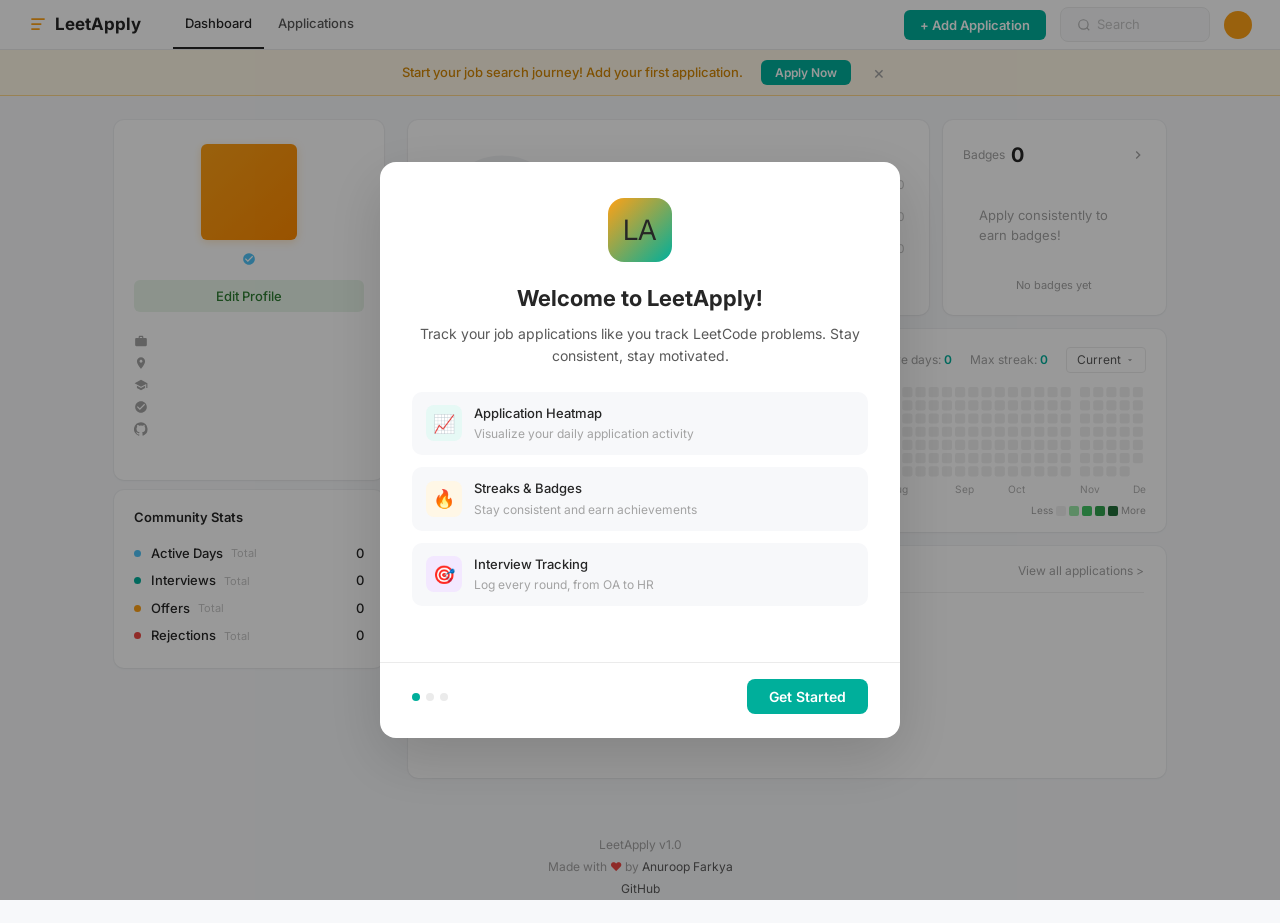
<file: index.html>
<!DOCTYPE html>
<html lang="en">
<head>
<meta charset="UTF-8">
<meta name="viewport" content="width=device-width, initial-scale=1.0">
<title>LeetApply</title>
<link rel="stylesheet" href="css/style.css?v=1.1">
<link rel="stylesheet" href="css/profile.css?v=1.1">
<link rel="stylesheet" href="css/modal.css?v=1.1">
</head>
<body>
<div class="tooltip" id="tooltip"></div>

<!-- Navbar -->
<nav class="navbar">
    <a href="index.html" class="navbar-logo">
        <svg width="20" height="20" viewBox="0 0 24 24" fill="#ffa116"><path d="M20 6H4V4h16v2zm-4 6H4v-2h12v2zm-2 6H4v-2h10v2z"/></svg>
        LeetApply
    </a>
    <div class="navbar-links">
        <a href="index.html" class="active">Dashboard</a>
        <a href="applications.html">Applications</a>
    </div>
    <div class="navbar-right">
        <button class="navbar-add-btn" data-action="open-add-modal">+ Add Application</button>
        <div class="search-box">
            <svg width="14" height="14" viewBox="0 0 24 24" fill="none" stroke="#b3b3b3" stroke-width="2"><circle cx="11" cy="11" r="8"/><path d="m21 21-4.35-4.35"/></svg>
            <span>Search</span>
        </div>
        <div class="navbar-avatar"></div>
    </div>
</nav>

<!-- Streak Warning Banner -->
<div class="streak-banner" id="streak-banner" style="display:none">
    <span class="streak-fire"></span>
    <span id="streak-message"></span>
    <button class="streak-btn" data-action="open-add-modal">Apply Now</button>
    <button class="streak-dismiss" onclick="document.getElementById('streak-banner').style.display='none'">&times;</button>
</div>

<!-- Main -->
<div class="main-container">
    <!-- LEFT SIDEBAR -->
    <div class="sidebar">
        <div class="card profile-card">
            <div class="profile-header">
                <div class="profile-avatar"></div>
                <div class="profile-name" id="profile-name">
                    <svg width="14" height="14" viewBox="0 0 24 24" fill="#4fc3f7"><path d="M12 2C6.48 2 2 6.48 2 12s4.48 10 10 10 10-4.48 10-10S17.52 2 12 2zm-2 15l-5-5 1.41-1.41L10 14.17l7.59-7.59L19 8l-9 9z"/></svg>
                </div>
                <div class="profile-username" id="profile-username"></div>
                <button class="edit-profile-btn">Edit Profile</button>
            </div>
            <div class="profile-details">
                <div class="profile-detail"><svg viewBox="0 0 24 24"><path d="M20 7h-4V5c0-1.1-.9-2-2-2h-4c-1.1 0-2 .9-2 2v2H4c-1.1 0-2 .9-2 2v10c0 1.1.9 2 2 2h16c1.1 0 2-.9 2-2V9c0-1.1-.9-2-2-2zM10 5h4v2h-4V5z"/></svg><span id="profile-company"></span></div>
                <div class="profile-detail"><svg viewBox="0 0 24 24"><path d="M12 2C8.13 2 5 5.13 5 9c0 5.25 7 13 7 13s7-7.75 7-13c0-3.87-3.13-7-7-7zm0 9.5c-1.38 0-2.5-1.12-2.5-2.5s1.12-2.5 2.5-2.5 2.5 1.12 2.5 2.5-1.12 2.5-2.5 2.5z"/></svg><span id="profile-location"></span></div>
                <div class="profile-detail"><svg viewBox="0 0 24 24"><path d="M5 13.18v4L12 21l7-3.82v-4L12 17l-7-3.82zM12 3L1 9l11 6 9-4.91V17h2V9L12 3z"/></svg><span id="profile-university"></span></div>
                <div class="profile-detail"><svg viewBox="0 0 24 24"><path d="M12 2C6.48 2 2 6.48 2 12s4.48 10 10 10 10-4.48 10-10S17.52 2 12 2zm-2 15l-5-5 1.41-1.41L10 14.17l7.59-7.59L19 8l-9 9z"/></svg><span id="profile-target"></span></div>
                <div class="profile-detail"><svg viewBox="0 0 24 24"><path d="M12 .3a12 12 0 00-3.8 23.4c.6.1.8-.3.8-.6v-2c-3.3.7-4-1.6-4-1.6-.6-1.4-1.4-1.8-1.4-1.8-1-.7.1-.7.1-.7 1.2.1 1.8 1.2 1.8 1.2 1.1 1.8 2.8 1.3 3.5 1 .1-.8.4-1.3.8-1.6-2.7-.3-5.5-1.3-5.5-6 0-1.3.5-2.4 1.2-3.2-.1-.3-.5-1.5.1-3.2 0 0 1-.3 3.3 1.2a11.5 11.5 0 016 0C17 4.7 18 5 18 5c.7 1.7.2 2.9.1 3.2.8.8 1.2 1.9 1.2 3.2 0 4.7-2.8 5.7-5.5 6 .4.4.8 1.1.8 2.2v3.3c0 .3.2.7.8.6A12 12 0 0012 .3"/></svg><span id="profile-github"></span></div>
            </div>
            <div class="profile-skills">
                <div class="skills-tags" id="profile-skills"></div>
            </div>
        </div>

        <div class="card community-stats">
            <h3>Community Stats</h3>
            <div class="stat-row"><span class="stat-dot" style="background:#4fc3f7"></span><span class="stat-label">Active Days</span><span class="stat-sub">Total</span><span class="stat-value" id="stat-community-active">0</span></div>
            <div class="stat-row"><span class="stat-dot" style="background:#00af9b"></span><span class="stat-label">Interviews</span><span class="stat-sub">Total</span><span class="stat-value" id="stat-interviews">0</span></div>
            <div class="stat-row"><span class="stat-dot" style="background:#ffa116"></span><span class="stat-label">Offers</span><span class="stat-sub">Total</span><span class="stat-value" id="stat-offers">0</span></div>
            <div class="stat-row"><span class="stat-dot" style="background:#ef4743"></span><span class="stat-label">Rejections</span><span class="stat-sub">Total</span><span class="stat-value" id="stat-rejections">0</span></div>
        </div>
    </div>

    <!-- RIGHT CONTENT -->
    <div class="content">
        <div class="top-row">
            <!-- Progress Ring -->
            <div class="card progress-card">
                <div class="ring-container">
                    <svg viewBox="0 0 140 140" width="140" height="140">
                        <circle cx="70" cy="70" r="58" fill="none" stroke="#f2f3f5" stroke-width="7"/>
                        <circle class="ring-arc" cx="70" cy="70" r="58" fill="none" stroke="#ef4743" stroke-width="7"
                            stroke-dasharray="364.4" stroke-dashoffset="364.4" transform="rotate(-90 70 70)" stroke-linecap="round"/>
                        <circle class="ring-arc" cx="70" cy="70" r="58" fill="none" stroke="#ffb800" stroke-width="7"
                            stroke-dasharray="364.4" stroke-dashoffset="364.4" transform="rotate(-90 70 70)" stroke-linecap="round"/>
                        <circle class="ring-arc" cx="70" cy="70" r="58" fill="none" stroke="#00af9b" stroke-width="7"
                            stroke-dasharray="364.4" stroke-dashoffset="364.4" transform="rotate(-90 70 70)" stroke-linecap="round"/>
                    </svg>
                    <div class="ring-center-text">
                        <div class="ring-count" id="ring-count">0</div>
                        <div class="ring-total">/500</div>
                        <div class="ring-label" id="ring-label">Applied</div>
                    </div>
                </div>
                <div class="difficulty-breakdown">
                    <div class="diff-row">
                        <span class="diff-label diff-easy">Easy</span>
                        <div class="diff-bar-wrap"><div class="diff-bar" id="bar-easy" style="width:0%;background:#00af9b"></div></div>
                        <span class="diff-count" id="count-easy">0<span class="diff-total">/200</span></span>
                    </div>
                    <div class="diff-row">
                        <span class="diff-label diff-medium">Medium</span>
                        <div class="diff-bar-wrap"><div class="diff-bar" id="bar-medium" style="width:0%;background:#ffb800"></div></div>
                        <span class="diff-count" id="count-medium">0<span class="diff-total">/200</span></span>
                    </div>
                    <div class="diff-row">
                        <span class="diff-label diff-hard">Hard</span>
                        <div class="diff-bar-wrap"><div class="diff-bar" id="bar-hard" style="width:0%;background:#ef4743"></div></div>
                        <span class="diff-count" id="count-hard">0<span class="diff-total">/100</span></span>
                    </div>
                </div>
            </div>

            <!-- Badges -->
            <div class="card badges-card">
                <div class="badges-header">
                    <span class="badges-title">Badges</span>
                    <span class="badges-count" id="badges-count">0</span>
                    <svg class="badges-arrow" width="16" height="16" viewBox="0 0 24 24" fill="#a3a3a3"><path d="M10 6L8.59 7.41 13.17 12l-4.58 4.59L10 18l6-6z"/></svg>
                </div>
                <div class="badges-grid" id="badges-grid">
                    <div style="color:var(--text-muted);font-size:13px;padding:16px;">Apply consistently to earn badges!</div>
                </div>
                <div class="badge-recent" id="badge-recent">No badges yet</div>
            </div>
        </div>

        <!-- Heatmap -->
        <div class="card heatmap-card">
            <div class="heatmap-header">
                <div class="heatmap-title">
                    <strong id="stat-total-apps">0</strong>
                    <span>applications in the past one year</span>
                    <span class="heatmap-info">?</span>
                </div>
                <div class="heatmap-stats">
                    <span>Total active days: <strong id="stat-active-days">0</strong></span>
                    <span>Max streak: <strong id="stat-max-streak">0</strong></span>
                    <span class="current-dropdown">Current <svg width="10" height="10" viewBox="0 0 24 24" fill="#999"><path d="M7 10l5 5 5-5z"/></svg></span>
                </div>
            </div>
            <div class="heatmap-container">
                <svg id="heatmap" width="760" height="112"></svg>
            </div>
            <div class="heatmap-legend">
                <span>Less</span>
                <div class="legend-box" style="background:#f0f0f0"></div>
                <div class="legend-box" style="background:#9be9a8"></div>
                <div class="legend-box" style="background:#40c463"></div>
                <div class="legend-box" style="background:#30a14e"></div>
                <div class="legend-box" style="background:#216e39"></div>
                <span>More</span>
            </div>
        </div>

        <!-- Recent Activity -->
        <div class="card activity-card">
            <div class="activity-tabs-row">
                <div class="activity-tabs">
                    <button class="activity-tab active" data-tab="applications">Recent Applications</button>
                    <button class="activity-tab" data-tab="interviews">Interviews</button>
                    <button class="activity-tab" data-tab="offers">Offers</button>
                    <button class="activity-tab" data-tab="rejections">Rejections</button>
                </div>
                <a href="applications.html" class="view-all">View all applications &gt;</a>
            </div>
            <ul class="activity-list" id="activity-list"></ul>
        </div>
    </div>
</div>

<!-- Add Application Modal -->
<div class="overlay" id="add-modal">
    <div class="modal">
        <div class="modal-header">
            <h2>Add Application</h2>
            <button class="modal-close">&times;</button>
        </div>
        <form class="modal-form" id="add-app-form">
            <div class="form-group">
                <label>Company <span class="required">*</span></label>
                <input type="text" name="company" class="form-input" placeholder="e.g. Google" required>
            </div>
            <div class="form-group">
                <label>Role / Position <span class="required">*</span></label>
                <input type="text" name="role" class="form-input" placeholder="e.g. SDE-2, Backend">
            </div>
            <div class="form-group">
                <label>Difficulty</label>
                <div class="diff-radio-group">
                    <div class="diff-radio">
                        <input type="radio" name="difficulty" value="easy" id="diff-easy">
                        <label for="diff-easy" class="label-easy">Easy</label>
                    </div>
                    <div class="diff-radio">
                        <input type="radio" name="difficulty" value="medium" id="diff-medium" checked>
                        <label for="diff-medium" class="label-medium">Medium</label>
                    </div>
                    <div class="diff-radio">
                        <input type="radio" name="difficulty" value="hard" id="diff-hard">
                        <label for="diff-hard" class="label-hard">Hard</label>
                    </div>
                </div>
            </div>
            <div class="form-row">
                <div class="form-group">
                    <label>Platform</label>
                    <select name="platform" class="form-input">
                        <option value="linkedin">LinkedIn</option>
                        <option value="naukri">Naukri</option>
                        <option value="indeed">Indeed</option>
                        <option value="internshala">Internshala</option>
                        <option value="wellfound">Wellfound</option>
                        <option value="direct">Direct / Career Page</option>
                        <option value="referral">Referral</option>
                        <option value="other">Other</option>
                    </select>
                </div>
                <div class="form-group">
                    <label>Date Applied</label>
                    <input type="date" name="dateApplied" class="form-input">
                </div>
            </div>
            <div class="form-group">
                <label>Job Link</label>
                <input type="url" name="link" class="form-input" placeholder="https://...">
            </div>
            <div class="form-group">
                <label>Notes</label>
                <textarea name="notes" class="form-input" placeholder="Any notes about this application..."></textarea>
            </div>
            <button type="submit" class="form-submit">Add Application</button>
        </form>
    </div>
</div>

<footer class="site-footer">
    <div>LeetApply v1.0</div>
    <div>Made with <span class="footer-heart">&hearts;</span> by <a href="https://github.com/AnuroopFarkya11" target="_blank">Anuroop Farkya</a></div>
    <div><a href="https://github.com/AnuroopFarkya11/leetapply" target="_blank">GitHub</a></div>
</footer>

<!-- Onboarding -->
<div class="overlay" id="onboarding-overlay">
    <div class="onboarding-modal">
        <!-- Step 1: Welcome -->
        <div class="onboarding-step" data-step="1">
            <div class="ob-welcome-icon">LA</div>
            <div class="ob-title">Welcome to LeetApply!</div>
            <div class="ob-subtitle">Track your job applications like you track LeetCode problems. Stay consistent, stay motivated.</div>
            <div class="ob-features">
                <div class="ob-feature">
                    <div class="ob-feature-icon" style="background:#e6f9f5">&#x1F4C8;</div>
                    <div class="ob-feature-text">Application Heatmap<span>Visualize your daily application activity</span></div>
                </div>
                <div class="ob-feature">
                    <div class="ob-feature-icon" style="background:#fff7e6">&#x1F525;</div>
                    <div class="ob-feature-text">Streaks &amp; Badges<span>Stay consistent and earn achievements</span></div>
                </div>
                <div class="ob-feature">
                    <div class="ob-feature-icon" style="background:#f3e8ff">&#x1F3AF;</div>
                    <div class="ob-feature-text">Interview Tracking<span>Log every round, from OA to HR</span></div>
                </div>
            </div>
        </div>

        <!-- Step 2: Your Details -->
        <div class="onboarding-step" data-step="2">
            <div class="ob-step-header">Tell us about yourself</div>
            <div class="ob-step-sub">This info shows on your profile dashboard</div>
            <div class="modal-form" style="padding:0">
                <div class="form-row">
                    <div class="form-group">
                        <label>Full Name <span class="required">*</span></label>
                        <input type="text" id="ob-name" class="form-input" placeholder="e.g. Anuroop Farkya">
                    </div>
                    <div class="form-group">
                        <label>Username</label>
                        <input type="text" id="ob-username" class="form-input" placeholder="e.g. anuroopFarkya117">
                    </div>
                </div>
                <div class="form-row">
                    <div class="form-group">
                        <label>Company</label>
                        <input type="text" id="ob-company" class="form-input" placeholder="e.g. TCS">
                    </div>
                    <div class="form-group">
                        <label>Current Role</label>
                        <input type="text" id="ob-role" class="form-input" placeholder="e.g. Software Engineer">
                    </div>
                </div>
                <div class="form-row">
                    <div class="form-group">
                        <label>Location</label>
                        <input type="text" id="ob-location" class="form-input" placeholder="e.g. Bangalore, India">
                    </div>
                    <div class="form-group">
                        <label>University</label>
                        <input type="text" id="ob-university" class="form-input" placeholder="e.g. IIT Delhi">
                    </div>
                </div>
            </div>
        </div>

        <!-- Step 3: Goals & Skills -->
        <div class="onboarding-step" data-step="3">
            <div class="ob-step-header">Your goals &amp; skills</div>
            <div class="ob-step-sub">Help us personalize your dashboard</div>
            <div class="modal-form" style="padding:0">
                <div class="form-row">
                    <div class="form-group">
                        <label>Target Role</label>
                        <input type="text" id="ob-target" class="form-input" placeholder="e.g. SDE @ Product Company">
                    </div>
                    <div class="form-group">
                        <label>GitHub Username</label>
                        <input type="text" id="ob-github" class="form-input" placeholder="e.g. AnuroopFarkya11">
                    </div>
                </div>
                <div class="form-group">
                    <label>Skills (click to select)</label>
                    <div class="ob-skills-grid">
                        <button type="button" class="ob-skill-chip" onclick="Onboarding.toggleSkill(this)">JavaScript</button>
                        <button type="button" class="ob-skill-chip" onclick="Onboarding.toggleSkill(this)">Python</button>
                        <button type="button" class="ob-skill-chip" onclick="Onboarding.toggleSkill(this)">Java</button>
                        <button type="button" class="ob-skill-chip" onclick="Onboarding.toggleSkill(this)">C++</button>
                        <button type="button" class="ob-skill-chip" onclick="Onboarding.toggleSkill(this)">React</button>
                        <button type="button" class="ob-skill-chip" onclick="Onboarding.toggleSkill(this)">Node.js</button>
                        <button type="button" class="ob-skill-chip" onclick="Onboarding.toggleSkill(this)">TypeScript</button>
                        <button type="button" class="ob-skill-chip" onclick="Onboarding.toggleSkill(this)">SQL</button>
                        <button type="button" class="ob-skill-chip" onclick="Onboarding.toggleSkill(this)">DSA</button>
                        <button type="button" class="ob-skill-chip" onclick="Onboarding.toggleSkill(this)">System Design</button>
                        <button type="button" class="ob-skill-chip" onclick="Onboarding.toggleSkill(this)">AWS</button>
                        <button type="button" class="ob-skill-chip" onclick="Onboarding.toggleSkill(this)">Docker</button>
                        <button type="button" class="ob-skill-chip" onclick="Onboarding.toggleSkill(this)">Go</button>
                        <button type="button" class="ob-skill-chip" onclick="Onboarding.toggleSkill(this)">Rust</button>
                        <button type="button" class="ob-skill-chip" onclick="Onboarding.toggleSkill(this)">Machine Learning</button>
                    </div>
                </div>
            </div>
        </div>

        <!-- Footer -->
        <div class="ob-footer">
            <div class="ob-dots">
                <div class="onboarding-dot active"></div>
                <div class="onboarding-dot"></div>
                <div class="onboarding-dot"></div>
            </div>
            <div class="ob-btns">
                <button class="ob-btn ob-btn-secondary" id="ob-back" onclick="Onboarding.back()" style="display:none">Back</button>
                <button class="ob-btn ob-btn-primary" id="ob-next" onclick="Onboarding.next()">Get Started</button>
                <button class="ob-btn ob-btn-primary" id="ob-finish" onclick="Onboarding.finish()" style="display:none">Start Tracking</button>
            </div>
        </div>
    </div>
</div>

<script src="js/store.js?v=1.1"></script>
<script src="js/onboarding.js?v=1.1"></script>
<script src="js/modal.js?v=1.1"></script>
<script src="js/profile.js?v=1.1"></script>
<script>
// Set default date to today
document.querySelector('input[name="dateApplied"]').value = new Date().toISOString().split('T')[0];
</script>
</body>
</html>
</file>
<file: css/style.css>
@import url('https://fonts.googleapis.com/css2?family=Inter:wght@400;500;600;700&display=swap');

/* ── CSS Variables ── */
:root {
    --bg: #f7f8fa;
    --card: #fff;
    --card-shadow: 0 1px 3px rgba(0,0,0,0.04), 0 0 0 1px rgba(0,0,0,0.03);
    --card-radius: 10px;
    --text-primary: #262626;
    --text-secondary: #595959;
    --text-muted: #a3a3a3;
    --text-light: #c4c4c4;
    --border: #ebebeb;
    --hover-bg: #fafbfc;
    --subtle-bg: #f7f8fa;
    --easy: #00af9b;
    --medium: #ffb800;
    --hard: #ef4743;
    --accent: #ffa116;
    --ring-bg: #f2f3f5;
    --status-applied-bg: #e8f4fd; --status-applied: #1890ff;
    --status-screening-bg: #f3e8ff; --status-screening: #722ed1;
    --status-interview-bg: #fff7e6; --status-interview: #d48806;
    --status-offer-bg: #e6fffb; --status-offer: #08979c;
    --status-rejected-bg: #fff1f0; --status-rejected: #f5222d;
    --heatmap-0: #ebedf0;
    --heatmap-1: #9be9a8;
    --heatmap-2: #40c463;
    --heatmap-3: #30a14e;
    --heatmap-4: #216e39;
}

/* ── Reset ── */
*, *::before, *::after { margin: 0; padding: 0; box-sizing: border-box; }

body {
    font-family: 'Inter', -apple-system, BlinkMacSystemFont, 'Segoe UI', sans-serif;
    background: var(--bg);
    color: var(--text-primary);
    min-height: 100vh;
    -webkit-font-smoothing: antialiased;
    -moz-osx-font-smoothing: grayscale;
    font-size: 14px;
    line-height: 1.5;
}

a { color: inherit; text-decoration: none; }
button { font-family: inherit; cursor: pointer; }
ul { list-style: none; }

/* ── Navbar ── */
.navbar {
    background: var(--card);
    border-bottom: 1px solid var(--border);
    padding: 0 28px;
    height: 50px;
    display: flex;
    align-items: center;
    gap: 28px;
    position: sticky;
    top: 0;
    z-index: 50;
}
.navbar-logo {
    font-size: 17px;
    font-weight: 700;
    color: var(--text-primary);
    display: flex;
    align-items: center;
    gap: 7px;
    margin-right: 4px;
    white-space: nowrap;
}
.navbar-logo svg { flex-shrink: 0; }
.navbar-links {
    display: flex;
    gap: 2px;
    flex: 1;
}
.navbar-links a {
    color: var(--text-secondary);
    font-size: 13px;
    font-weight: 500;
    padding: 14px 12px;
    border-bottom: 2px solid transparent;
    transition: color 0.15s, border-color 0.15s;
}
.navbar-links a:hover { color: var(--text-primary); }
.navbar-links a.active {
    color: var(--text-primary);
    border-bottom-color: var(--text-primary);
}
.navbar-right {
    display: flex;
    align-items: center;
    gap: 14px;
}
.search-box {
    display: flex;
    align-items: center;
    gap: 6px;
    background: var(--subtle-bg);
    border: 1px solid var(--border);
    border-radius: 8px;
    padding: 7px 16px;
    font-size: 13px;
    color: var(--text-light);
    cursor: pointer;
    min-width: 150px;
}
.navbar-avatar {
    width: 28px;
    height: 28px;
    border-radius: 50%;
    background: var(--accent);
    color: #fff;
    font-size: 11px;
    font-weight: 600;
    display: flex;
    align-items: center;
    justify-content: center;
}
.navbar-add-btn {
    background: var(--easy);
    color: #fff;
    border: none;
    padding: 7px 16px;
    border-radius: 6px;
    font-size: 13px;
    font-weight: 600;
    display: flex;
    align-items: center;
    gap: 5px;
    transition: background 0.15s;
    white-space: nowrap;
}
.navbar-add-btn:hover { background: #009688; }

/* ── Main Layout ── */
.main-container {
    max-width: 1100px;
    margin: 24px auto;
    padding: 0 24px;
    display: grid;
    grid-template-columns: 270px 1fr;
    gap: 24px;
    align-items: start;
}

/* Single column layout for applications page */
.main-container.single-col {
    grid-template-columns: 1fr;
    max-width: 960px;
}

/* ── Card base ── */
.card {
    background: var(--card);
    border-radius: var(--card-radius);
    box-shadow: var(--card-shadow);
}

/* ── Status badges ── */
.status-badge {
    font-size: 11px;
    padding: 2px 10px;
    border-radius: 10px;
    font-weight: 500;
    white-space: nowrap;
}
.status-applied { background: var(--status-applied-bg); color: var(--status-applied); }
.status-screening { background: var(--status-screening-bg); color: var(--status-screening); }
.status-interview { background: var(--status-interview-bg); color: var(--status-interview); }
.status-offer { background: var(--status-offer-bg); color: var(--status-offer); }
.status-rejected { background: var(--status-rejected-bg); color: var(--status-rejected); }

/* ── Difficulty tags ── */
.diff-tag { font-size: 11px; font-weight: 500; }
.diff-tag.easy { color: var(--easy); }
.diff-tag.medium { color: var(--medium); }
.diff-tag.hard { color: var(--hard); }

/* ── Tooltip ── */
.tooltip {
    position: fixed;
    background: var(--text-primary);
    color: #fff;
    padding: 6px 12px;
    border-radius: 6px;
    font-size: 12px;
    pointer-events: none;
    opacity: 0;
    transition: opacity 0.15s;
    z-index: 100;
    white-space: nowrap;
    box-shadow: 0 4px 12px rgba(0,0,0,0.15);
}

/* ── Overlay ── */
.overlay {
    position: fixed;
    inset: 0;
    background: rgba(0,0,0,0.4);
    z-index: 100;
    display: none;
    align-items: center;
    justify-content: center;
}
.overlay.active { display: flex; }

/* ── Streak Warning Banner ── */
.streak-banner {
    background: #fff7e6;
    border-bottom: 1px solid #ffd88a;
    padding: 10px 28px;
    display: flex;
    align-items: center;
    justify-content: center;
    gap: 10px;
    font-size: 13px;
    font-weight: 500;
    color: #d48806;
}
.streak-banner.danger {
    background: #fff1f0;
    border-bottom-color: #ffa39e;
    color: #f5222d;
}
.streak-banner .streak-fire { font-size: 16px; }
.streak-banner .streak-btn {
    background: var(--easy); color: #fff; border: none;
    padding: 5px 14px; border-radius: 6px; font-size: 12px;
    font-weight: 600; margin-left: 8px;
}
.streak-banner .streak-btn:hover { background: #009688; }
.streak-banner .streak-dismiss {
    background: none; border: none; color: var(--text-muted);
    font-size: 18px; margin-left: 8px; padding: 0 4px;
}

/* ── Stats Cards Row ── */
.stats-cards {
    display: grid;
    grid-template-columns: repeat(4, 1fr);
    gap: 12px;
    margin-bottom: 16px;
}
.stat-card {
    background: var(--card);
    border-radius: var(--card-radius);
    box-shadow: var(--card-shadow);
    padding: 16px 20px;
}
.stat-card-label {
    font-size: 12px; color: var(--text-muted); font-weight: 500;
    margin-bottom: 4px;
}
.stat-card-value {
    font-size: 24px; font-weight: 700; color: var(--text-primary);
}
.stat-card-sub {
    font-size: 11px; color: var(--text-muted); margin-top: 2px;
}
.stat-card-value.green { color: var(--easy); }
.stat-card-value.orange { color: var(--accent); }
.stat-card-value.blue { color: var(--status-applied); }
.stat-card-value.purple { color: var(--status-screening); }

/* ── Edit Modal (wider) ── */
.modal.modal-wide { width: 560px; }
.modal-tabs {
    display: flex; border-bottom: 1px solid #f0f0f0;
    padding: 0 24px;
}
.modal-tab {
    padding: 10px 14px; font-size: 13px; color: var(--text-muted);
    border: none; background: none; font-weight: 500;
    border-bottom: 2px solid transparent;
}
.modal-tab.active { color: var(--text-primary); border-bottom-color: var(--text-primary); }
.modal-tab-content { display: none; }
.modal-tab-content.active { display: block; }

/* ── Interview Rounds ── */
.rounds-list { display: flex; flex-direction: column; gap: 12px; }
.round-card {
    background: var(--subtle-bg); border-radius: 8px; padding: 14px;
    border: 1px solid var(--border);
}
.round-header {
    display: flex; justify-content: space-between; align-items: center;
    margin-bottom: 8px;
}
.round-title { font-size: 13px; font-weight: 600; }
.round-outcome {
    font-size: 11px; padding: 2px 8px; border-radius: 10px; font-weight: 500;
}
.round-notes { font-size: 12px; color: var(--text-secondary); line-height: 1.5; }
.add-round-btn {
    width: 100%; padding: 10px; margin-top: 8px;
    background: none; border: 1.5px dashed var(--border);
    border-radius: 8px; color: var(--text-muted); font-size: 13px;
    font-weight: 500; transition: all 0.15s;
}
.add-round-btn:hover { border-color: var(--easy); color: var(--easy); }

.round-form { display: flex; flex-direction: column; gap: 10px; margin-top: 10px; }
.round-form .form-row-3 { display: grid; grid-template-columns: 1fr 1fr 1fr; gap: 8px; }
.round-form .form-input { font-size: 12px; padding: 7px 10px; }

/* ── Onboarding ── */
.onboarding-modal {
    background: var(--card);
    border-radius: 16px;
    width: 520px;
    max-width: 95vw;
    box-shadow: 0 20px 60px rgba(0,0,0,0.15);
    overflow: hidden;
}

.onboarding-step {
    display: none;
    padding: 36px 32px 28px;
}
.onboarding-step.active { display: block; }

/* Step 1: Welcome */
.ob-welcome-icon {
    width: 64px;
    height: 64px;
    border-radius: 16px;
    background: linear-gradient(135deg, var(--accent), var(--easy));
    display: flex;
    align-items: center;
    justify-content: center;
    margin: 0 auto 20px;
    font-size: 28px;
}
.ob-title {
    font-size: 22px;
    font-weight: 700;
    text-align: center;
    margin-bottom: 8px;
}
.ob-subtitle {
    font-size: 14px;
    color: var(--text-secondary);
    text-align: center;
    margin-bottom: 24px;
    line-height: 1.6;
}
.ob-features {
    display: flex;
    flex-direction: column;
    gap: 12px;
    margin-bottom: 28px;
}
.ob-feature {
    display: flex;
    align-items: center;
    gap: 12px;
    padding: 12px 14px;
    background: var(--subtle-bg);
    border-radius: 10px;
}
.ob-feature-icon {
    width: 36px;
    height: 36px;
    border-radius: 8px;
    display: flex;
    align-items: center;
    justify-content: center;
    font-size: 18px;
    flex-shrink: 0;
}
.ob-feature-text {
    font-size: 13px;
    font-weight: 500;
    color: var(--text-primary);
}
.ob-feature-text span {
    display: block;
    font-weight: 400;
    font-size: 12px;
    color: var(--text-muted);
    margin-top: 2px;
}

/* Step 2 & 3: Forms */
.ob-step-header {
    font-size: 17px;
    font-weight: 600;
    margin-bottom: 4px;
}
.ob-step-sub {
    font-size: 13px;
    color: var(--text-muted);
    margin-bottom: 20px;
}

/* Skill chips */
.ob-skills-grid {
    display: flex;
    flex-wrap: wrap;
    gap: 8px;
    margin-bottom: 20px;
}
.ob-skill-chip {
    padding: 7px 14px;
    border: 1.5px solid var(--border);
    border-radius: 20px;
    font-size: 13px;
    font-weight: 500;
    color: var(--text-secondary);
    background: #fff;
    cursor: pointer;
    transition: all 0.15s;
}
.ob-skill-chip:hover { border-color: var(--easy); color: var(--easy); }
.ob-skill-chip.selected {
    border-color: var(--easy);
    background: #e6f9f5;
    color: var(--easy);
}

/* Footer with dots + buttons */
.ob-footer {
    display: flex;
    align-items: center;
    justify-content: space-between;
    padding: 16px 32px 24px;
    border-top: 1px solid var(--border);
}
.ob-dots {
    display: flex;
    gap: 6px;
}
.onboarding-dot {
    width: 8px;
    height: 8px;
    border-radius: 50%;
    background: var(--border);
    transition: background 0.2s;
}
.onboarding-dot.active { background: var(--easy); }
.ob-btns { display: flex; gap: 8px; }
.ob-btn {
    padding: 9px 22px;
    border-radius: 8px;
    font-size: 14px;
    font-weight: 600;
    border: none;
    transition: all 0.15s;
}
.ob-btn-primary {
    background: var(--easy);
    color: #fff;
}
.ob-btn-primary:hover { background: #009688; }
.ob-btn-secondary {
    background: var(--subtle-bg);
    color: var(--text-secondary);
    border: 1px solid var(--border);
}
.ob-btn-secondary:hover { background: #eee; }

/* ── Footer ── */
.site-footer {
    text-align: center;
    padding: 32px 24px 24px;
    font-size: 12px;
    color: var(--text-muted);
    line-height: 1.8;
}
.site-footer a {
    color: var(--text-secondary);
    transition: color 0.15s;
}
.site-footer a:hover { color: var(--text-primary); }
.site-footer .footer-heart { color: var(--hard); }
</file>
<file: css/profile.css>
/* ── Sidebar ── */
.sidebar { display: flex; flex-direction: column; gap: 10px; }

/* ── Profile Card ── */
.profile-card { padding: 24px 20px; }
.profile-header { text-align: center; }
.profile-avatar {
    width: 96px; height: 96px; border-radius: 6px;
    background: linear-gradient(135deg, #ffa116, #ff8a00);
    display: flex; align-items: center; justify-content: center;
    font-size: 38px; font-weight: 700; color: #fff;
    margin: 0 auto 12px;
    box-shadow: 0 2px 8px rgba(255,161,22,0.25);
}
.profile-name {
    font-size: 17px; font-weight: 600;
    display: flex; align-items: center; justify-content: center; gap: 5px;
}
.profile-username { font-size: 12px; color: var(--text-muted); margin-top: 1px; }
.profile-rank {
    font-size: 12px; color: var(--text-muted); margin-top: 4px;
    display: flex; align-items: center; justify-content: center; gap: 4px;
}
.profile-follow-row {
    display: flex; justify-content: center; gap: 16px;
    margin-top: 8px; font-size: 12px; color: var(--text-muted);
}
.profile-follow-row strong { color: var(--text-primary); font-weight: 600; }
.edit-profile-btn {
    display: block; width: 100%; margin-top: 14px; padding: 8px;
    background: #e8f5e9; color: #2e7d32; border: none; border-radius: 6px;
    font-size: 13px; font-weight: 500; transition: background 0.15s;
}
.edit-profile-btn:hover { background: #c8e6c9; }

.profile-details { margin-top: 18px; }
.profile-detail {
    display: flex; align-items: center; gap: 10px;
    padding: 4px 0; font-size: 13px; color: var(--text-secondary);
}
.profile-detail svg { width: 14px; height: 14px; fill: var(--text-muted); flex-shrink: 0; }

.profile-skills { margin-top: 16px; }
.skills-tags { display: flex; flex-wrap: wrap; gap: 6px; }
.skill-tag {
    background: var(--subtle-bg); color: var(--text-secondary);
    padding: 3px 10px; border-radius: 14px; font-size: 11px;
    border: 1px solid var(--border);
}

/* ── Community Stats ── */
.community-stats { padding: 18px 20px; }
.community-stats h3 { font-size: 13px; font-weight: 600; margin-bottom: 12px; }
.stat-row {
    display: flex; align-items: center; gap: 10px;
    padding: 4px 0; font-size: 13px;
}
.stat-dot { width: 7px; height: 7px; border-radius: 50%; flex-shrink: 0; }
.stat-label { font-weight: 500; }
.stat-sub { color: var(--text-light); font-size: 11px; flex: 1; margin-left: -2px; }
.stat-value { font-weight: 500; }

/* ── Right Content ── */
.content { display: flex; flex-direction: column; gap: 14px; }
.top-row { display: grid; grid-template-columns: 1.4fr 0.6fr; gap: 14px; }

/* ── Progress Card ── */
.progress-card {
    padding: 24px;
    display: flex; align-items: center; gap: 28px;
}
.ring-container { position: relative; width: 140px; height: 140px; flex-shrink: 0; }
.ring-center-text {
    position: absolute; top: 50%; left: 50%;
    transform: translate(-50%, -50%); text-align: center;
}
.ring-count { font-size: 28px; font-weight: 700; line-height: 1; }
.ring-total { font-size: 12px; color: var(--text-light); }
.ring-label { font-size: 11px; color: var(--easy); margin-top: 3px; font-weight: 500; }
.ring-sub { font-size: 11px; color: var(--text-muted); margin-top: 2px; }

.difficulty-breakdown { flex: 1; display: flex; flex-direction: column; gap: 14px; }
.diff-row { display: flex; align-items: center; gap: 12px; }
.diff-row .diff-label { font-size: 11px; font-weight: 500; min-width: 56px; }
.diff-row .diff-easy { color: var(--easy); }
.diff-row .diff-medium { color: var(--medium); }
.diff-row .diff-hard { color: var(--hard); }
.diff-bar-wrap {
    flex: 1; height: 7px; background: var(--ring-bg); border-radius: 4px; overflow: hidden;
}
.diff-bar { height: 100%; border-radius: 4px; transition: width 0.4s ease; }
.diff-count { font-size: 12px; font-weight: 600; min-width: 55px; text-align: right; }
.diff-count .diff-total { color: var(--text-light); font-weight: 400; }

/* ── Badges ── */
.badges-card { padding: 20px; display: flex; flex-direction: column; }
.badges-header { display: flex; align-items: center; gap: 6px; margin-bottom: 20px; }
.badges-title { font-size: 12px; color: var(--text-muted); }
.badges-count { font-size: 20px; font-weight: 700; }
.badges-arrow { margin-left: auto; cursor: pointer; }
.badges-grid { display: flex; gap: 10px; justify-content: center; }
.badge-icon {
    width: 56px; height: 56px; border-radius: 8px;
    background: var(--subtle-bg); display: flex; align-items: center;
    justify-content: center; font-size: 28px;
}
.badge-recent {
    font-size: 11px; color: var(--text-muted); margin-top: auto; padding-top: 16px;
    text-align: center; line-height: 1.6;
}
.badge-recent strong { color: var(--text-primary); display: block; font-size: 12px; }

/* ── Heatmap ── */
.heatmap-card { padding: 18px 20px 14px; }
.heatmap-header {
    display: flex; justify-content: space-between; align-items: center;
    margin-bottom: 12px; flex-wrap: wrap; gap: 8px;
}
.heatmap-title {
    font-size: 14px; color: var(--text-primary); font-weight: 700;
    display: flex; align-items: center; gap: 6px;
}
.heatmap-title span { font-weight: 400; color: var(--text-secondary); font-size: 13px; }
.heatmap-info {
    width: 16px; height: 16px; border-radius: 50%;
    border: 1.5px solid #d9d9d9; display: inline-flex;
    align-items: center; justify-content: center;
    font-size: 10px; color: #bbb; cursor: help;
    font-weight: 600;
}
.heatmap-stats { display: flex; gap: 18px; font-size: 12px; color: var(--text-muted); align-items: center; }
.heatmap-stats strong { color: var(--easy); font-weight: 600; }
.current-dropdown {
    background: var(--card); padding: 3px 10px; border-radius: 4px;
    font-size: 12px; color: var(--text-secondary); cursor: pointer;
    border: 1px solid var(--border);
    display: inline-flex; align-items: center; gap: 4px;
}
.heatmap-container {
    overflow-x: auto;
}
.heatmap-container svg { display: block; width: 100%; }
.heatmap-legend {
    display: flex; align-items: center; justify-content: flex-end;
    gap: 3px; margin-top: 6px; font-size: 10px; color: var(--text-muted);
}
.heatmap-legend .legend-box { width: 10px; height: 10px; border-radius: 2px; }

/* ── Recent Activity ── */
.activity-card { padding: 4px 22px 16px; }
.activity-tabs-row {
    display: flex; justify-content: space-between; align-items: center;
    border-bottom: 1px solid #f0f0f0;
}
.activity-tabs { display: flex; }
.activity-tab {
    padding: 12px 16px; font-size: 13px; color: var(--text-muted); font-weight: 500;
    border: none; background: none;
    border-bottom: 2px solid transparent; transition: all 0.15s;
}
.activity-tab:hover { color: var(--text-secondary); }
.activity-tab.active { color: var(--text-primary); font-weight: 600; border-bottom-color: var(--text-primary); }
.view-all { font-size: 12px; color: var(--text-muted); }
.view-all:hover { color: var(--text-secondary); }

.activity-list {}
.activity-item {
    display: flex; align-items: center; justify-content: space-between;
    padding: 12px 2px;
    border-bottom: 1px solid #f7f8fa;
    transition: background 0.1s;
}
.activity-item:hover { background: var(--hover-bg); }
.activity-item:last-child { border-bottom: none; }
.activity-info { flex: 1; }
.activity-company { font-size: 14px; font-weight: 500; }
.activity-role { font-size: 12px; color: var(--text-muted); margin-top: 1px; }
.activity-date { font-size: 12px; color: var(--text-light); min-width: 36px; text-align: right; }
.activity-status { margin-left: 12px; }

/* ── Empty state ── */
.empty-state {
    text-align: center; padding: 40px 20px; color: var(--text-muted);
}
.empty-state p { font-size: 14px; margin-top: 8px; }
.empty-state .empty-icon { font-size: 40px; margin-bottom: 8px; }
</file>
<file: css/modal.css>
/* ── Add Application Modal ── */
.modal {
    background: var(--card);
    border-radius: 12px;
    width: 480px;
    max-width: 95vw;
    max-height: 90vh;
    overflow-y: auto;
    box-shadow: 0 20px 60px rgba(0,0,0,0.15);
}
.modal-header {
    display: flex; align-items: center; justify-content: space-between;
    padding: 20px 24px 0;
}
.modal-header h2 { font-size: 17px; font-weight: 600; }
.modal-close {
    width: 32px; height: 32px; border-radius: 6px;
    border: none; background: var(--subtle-bg);
    font-size: 18px; color: var(--text-muted);
    display: flex; align-items: center; justify-content: center;
    transition: background 0.15s;
}
.modal-close:hover { background: #eee; }

.modal-form { padding: 20px 24px 24px; }
.form-group { margin-bottom: 16px; }
.form-group label {
    display: block; font-size: 12px; font-weight: 500;
    color: var(--text-secondary); margin-bottom: 6px;
}
.form-group label .required { color: var(--hard); }
.form-input {
    width: 100%; padding: 9px 12px; border: 1px solid var(--border);
    border-radius: 6px; font-size: 13px; font-family: inherit;
    color: var(--text-primary); background: #fff;
    transition: border-color 0.15s;
}
.form-input:focus {
    outline: none; border-color: var(--easy);
    box-shadow: 0 0 0 3px rgba(0,175,155,0.08);
}
.form-input::placeholder { color: var(--text-light); }

textarea.form-input { resize: vertical; min-height: 70px; }

select.form-input {
    appearance: none;
    background-image: url("data:image/svg+xml,%3Csvg xmlns='http://www.w3.org/2000/svg' width='10' height='10' viewBox='0 0 24 24' fill='%23999'%3E%3Cpath d='M7 10l5 5 5-5z'/%3E%3C/svg%3E");
    background-repeat: no-repeat;
    background-position: right 12px center;
    padding-right: 32px;
}

/* Difficulty radio group */
.diff-radio-group { display: flex; gap: 8px; }
.diff-radio {
    flex: 1; position: relative;
}
.diff-radio input { position: absolute; opacity: 0; pointer-events: none; }
.diff-radio label {
    display: block; text-align: center; padding: 8px 12px;
    border: 1.5px solid var(--border); border-radius: 8px;
    font-size: 13px; font-weight: 500; cursor: pointer;
    transition: all 0.15s; margin-bottom: 0;
}
.diff-radio label:hover { border-color: #ccc; }
.diff-radio input:checked + label.label-easy {
    border-color: var(--easy); background: #e6f9f5; color: var(--easy);
}
.diff-radio input:checked + label.label-medium {
    border-color: var(--medium); background: #fff8e1; color: #c49000;
}
.diff-radio input:checked + label.label-hard {
    border-color: var(--hard); background: #ffeaea; color: var(--hard);
}

/* Form row (2 columns) */
.form-row { display: grid; grid-template-columns: 1fr 1fr; gap: 12px; }

/* Submit button */
.form-submit {
    width: 100%; padding: 10px; margin-top: 4px;
    background: var(--easy); color: #fff; border: none;
    border-radius: 8px; font-size: 14px; font-weight: 600;
    transition: background 0.15s;
}
.form-submit:hover { background: #009688; }
</file>
<file: css/applications.css>
/* ── Applications Page ── */
.apps-header {
    display: flex; align-items: center; justify-content: space-between;
    margin-bottom: 16px;
}
.apps-header h1 { font-size: 20px; font-weight: 700; }
.apps-count { font-size: 13px; color: var(--text-muted); font-weight: 400; margin-left: 8px; }

/* ── Filters Bar ── */
.filters-bar {
    display: flex; gap: 10px; align-items: center;
    margin-bottom: 16px; flex-wrap: wrap;
}
.filter-search {
    flex: 1; min-width: 200px; padding: 8px 14px;
    border: 1px solid var(--border); border-radius: 8px;
    font-size: 13px; font-family: inherit; color: var(--text-primary);
    background: var(--card);
}
.filter-search:focus {
    outline: none; border-color: var(--easy);
    box-shadow: 0 0 0 3px rgba(0,175,155,0.08);
}
.filter-select {
    padding: 8px 32px 8px 12px; border: 1px solid var(--border);
    border-radius: 8px; font-size: 13px; font-family: inherit;
    color: var(--text-secondary); background: var(--card);
    appearance: none;
    background-image: url("data:image/svg+xml,%3Csvg xmlns='http://www.w3.org/2000/svg' width='10' height='10' viewBox='0 0 24 24' fill='%23999'%3E%3Cpath d='M7 10l5 5 5-5z'/%3E%3C/svg%3E");
    background-repeat: no-repeat;
    background-position: right 10px center;
    cursor: pointer;
}
.filter-select:focus { outline: none; border-color: var(--easy); }

/* ── Applications Table ── */
.apps-table-wrap {
    background: var(--card);
    border-radius: var(--card-radius);
    box-shadow: var(--card-shadow);
    overflow: hidden;
}
.apps-table {
    width: 100%; border-collapse: collapse;
}
.apps-table thead th {
    padding: 12px 16px; text-align: left;
    font-size: 12px; font-weight: 600; color: var(--text-muted);
    text-transform: uppercase; letter-spacing: 0.3px;
    background: var(--subtle-bg);
    border-bottom: 1px solid #f0f0f0;
    white-space: nowrap;
}
.apps-table tbody tr {
    border-bottom: 1px solid #f7f8fa;
    transition: background 0.1s;
}
.apps-table tbody tr:hover { background: var(--hover-bg); }
.apps-table tbody tr:last-child { border-bottom: none; }
.apps-table td {
    padding: 14px 16px; font-size: 13px;
    vertical-align: middle;
}
.app-company { font-weight: 500; color: var(--text-primary); }
.app-role { font-size: 12px; color: var(--text-muted); margin-top: 1px; }
.app-link {
    color: var(--status-applied); font-size: 12px;
}
.app-link:hover { text-decoration: underline; }
.app-date { color: var(--text-muted); font-size: 12px; white-space: nowrap; }

/* Status dropdown */
.status-select {
    padding: 4px 8px; border-radius: 10px; font-size: 11px;
    font-weight: 500; border: none; cursor: pointer;
    font-family: inherit;
}
.status-select.applied { background: var(--status-applied-bg); color: var(--status-applied); }
.status-select.screening { background: var(--status-screening-bg); color: var(--status-screening); }
.status-select.interview { background: var(--status-interview-bg); color: var(--status-interview); }
.status-select.offer { background: var(--status-offer-bg); color: var(--status-offer); }
.status-select.rejected { background: var(--status-rejected-bg); color: var(--status-rejected); }

/* Actions */
.app-actions { display: flex; gap: 6px; }
.app-delete-btn {
    width: 28px; height: 28px; border-radius: 6px;
    border: none; background: none; color: var(--text-light);
    display: flex; align-items: center; justify-content: center;
    transition: all 0.15s; font-size: 16px;
}
.app-delete-btn:hover { background: var(--status-rejected-bg); color: var(--status-rejected); }

/* ── Empty State ── */
.apps-empty {
    text-align: center; padding: 60px 20px; color: var(--text-muted);
}
.apps-empty .empty-icon { font-size: 48px; margin-bottom: 12px; }
.apps-empty h3 { font-size: 16px; font-weight: 600; color: var(--text-secondary); margin-bottom: 4px; }
.apps-empty p { font-size: 13px; }
.apps-empty .empty-btn {
    display: inline-flex; align-items: center; gap: 6px;
    margin-top: 16px; padding: 9px 20px;
    background: var(--easy); color: #fff; border: none;
    border-radius: 8px; font-size: 13px; font-weight: 600;
}
.apps-empty .empty-btn:hover { background: #009688; }
</file>
